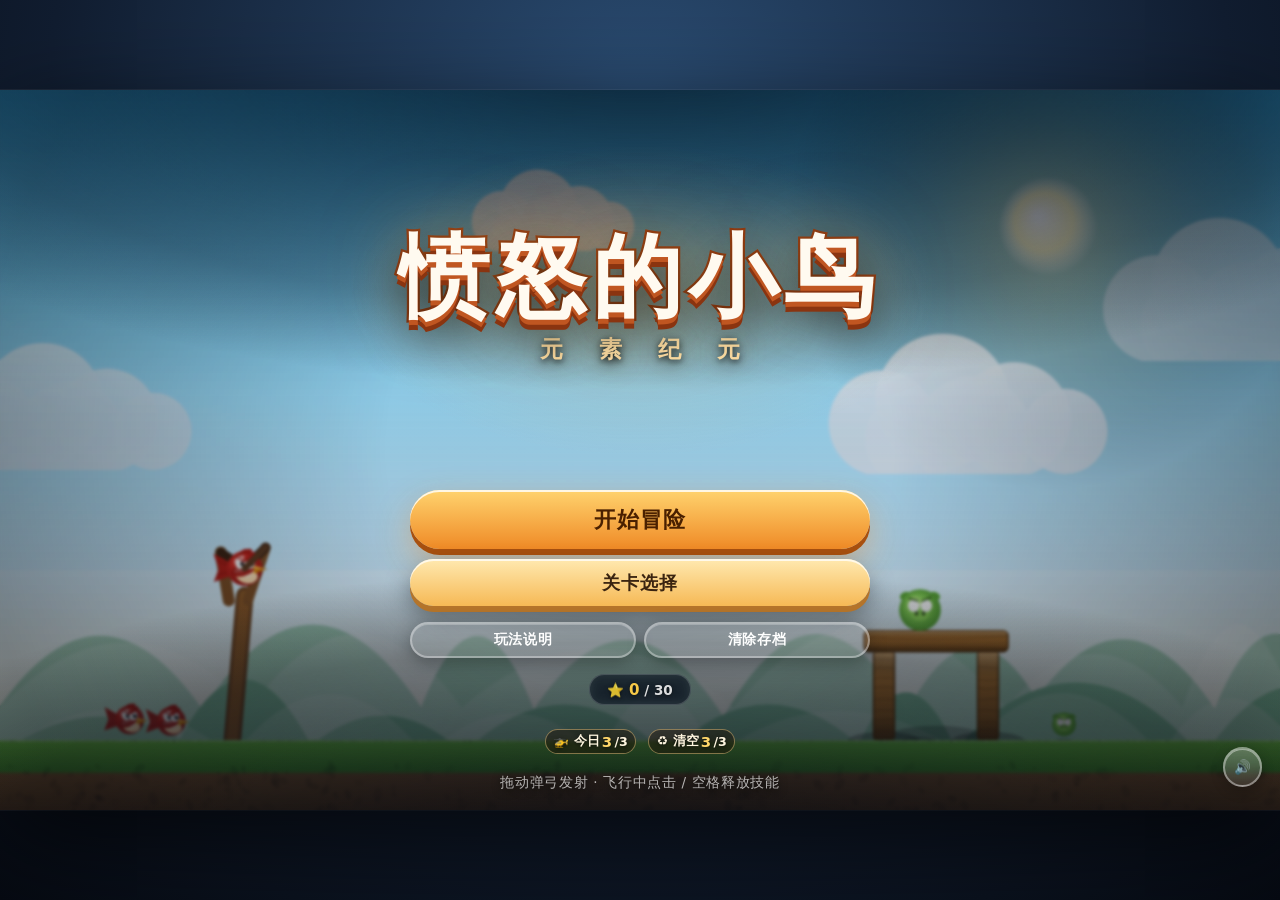
<file: index.html>
<!DOCTYPE html>
<html lang="zh-CN">
<head>
<meta charset="UTF-8">
<meta name="viewport" content="width=device-width, initial-scale=1.0, maximum-scale=1.0, user-scalable=no, viewport-fit=cover">
<meta name="apple-mobile-web-app-capable" content="yes">
<meta name="mobile-web-app-capable" content="yes">
<meta name="theme-color" content="#101a2b">
<title>愤怒的小鸟 · 元素纪元 | Angry Birds Elemental</title>
<link rel="icon" type="image/svg+xml" href="favicon.svg">
<link rel="icon" type="image/png" sizes="32x32" href="favicon-32.png">
<link rel="apple-touch-icon" sizes="180x180" href="favicon-180.png">
<meta name="description" content="零依赖原生 Canvas 2D 弹射物理游戏：10 关卡、多种技能小鸟、元素机关与隐藏彩蛋关。">
<link rel="stylesheet" href="css/style.css">
</head>
<body>
<div id="app">
  <div id="stage">
    <canvas id="game"></canvas>

    <!-- ============ HUD ============ -->
    <div id="hud" class="hidden">
      <div class="hud-left">
        <button class="btn-icon" id="btn-pause" title="暂停">❚❚</button>
        <div class="hud-chip" id="chip-level">关卡 1</div>
      </div>
      <div class="hud-center">
        <div class="hud-score" id="hud-score">0</div>
        <div class="hud-wind" id="hud-wind"><span class="wind-arrow">➤</span><span class="wind-val">无风</span></div>
      </div>
      <div class="hud-right">
        <button class="btn-icon" id="btn-restart" title="重玩本关">↻</button>
        <div class="hud-chip" id="chip-birds">🐦 x3</div>
      </div>
    </div>

    <!-- 关卡开场提示 -->
    <div id="toast" class="hidden"></div>

    <!-- 技能提示 -->
    <div id="skill-hint" class="hidden"><span id="skill-hint-text"></span></div>

    <!-- ============ 主菜单 ============ -->
    <div class="screen" id="screen-menu">
      <div class="menu-art">
        <div class="title-wrap">
          <h1 class="game-title">愤怒的小鸟</h1>
          <div class="game-subtitle">元 素 纪 元</div>
        </div>
      </div>
      <div class="menu-buttons">
        <button class="btn btn-primary" id="btn-play">开始冒险</button>
        <button class="btn" id="btn-levels">关卡选择</button>
        <button class="btn btn-ghost btn-egg hidden" id="btn-egg">🥚 彩蛋关 · 蛋了个蛋</button>
        <div class="menu-minor">
          <button class="btn btn-ghost btn-small" id="btn-howto">玩法说明</button>
          <button class="btn btn-ghost btn-small" id="btn-reset">清除存档</button>
        </div>
      </div>
      <div class="menu-stat">
        <span>⭐ <b id="menu-stars">0</b> / <span id="max-stars-menu">24</span></span>
        <span class="stat-sep" id="menu-stat-sep"></span>
        <span id="menu-feathers-stat">🥇 <b id="menu-feathers">0</b> / 3 金羽</span>
      </div>
      <div class="menu-rescue-stat" id="menu-rescue-stat">
        <span class="rescue-inline" id="menu-rescue-inline">🚁 今日 <b id="menu-rescue-left">3</b>/3</span>
        <span class="rescue-inline hidden" id="menu-credit-inline">🎁 额外 <b id="menu-credit-left">0</b></span>
        <span class="rescue-inline" id="menu-reset-inline">♻️ 清空 <b id="menu-reset-left">3</b>/3</span>
      </div>
      <div class="menu-footer">拖动弹弓发射 · 飞行中点击 / 空格释放技能</div>
    </div>

    <!-- ============ 关卡选择 ============ -->
    <div class="screen hidden" id="screen-levels">
      <div class="panel">
        <h2 class="panel-title">选择关卡</h2>
        <div class="level-grid" id="level-grid"></div>
        <div class="panel-foot">
          <div class="total-stars">⭐ <span id="total-stars">0</span> / <span id="max-stars">24</span></div>
          <button class="btn btn-small" id="btn-back-menu">返回</button>
        </div>
      </div>
    </div>

    <!-- ============ 玩法说明 ============ -->
    <div class="screen hidden" id="screen-howto">
      <div class="panel panel-wide">
        <h2 class="panel-title">玩法说明</h2>
        <div class="howto-grid">
          <div class="howto-card">
            <div class="howto-ico">🎯</div>
            <div><b>发射</b><br>按住小鸟向后拖动蓄力，松手发射。虚线为预测轨迹，灰点为上一发的真实轨迹。</div>
          </div>
          <div class="howto-card">
            <div class="howto-ico">⚡</div>
            <div><b>空中技能</b><br>飞行途中<b>点击屏幕</b>或按<b>空格</b>释放技能，每只鸟只能用一次。</div>
          </div>
          <div class="howto-card">
            <div class="howto-ico">🌀</div>
            <div><b>传送门</b><br>蓝橙成对的门，进入其一从另一门飞出，速度与朝向随门旋转。</div>
          </div>
          <div class="howto-card">
            <div class="howto-ico">🎈</div>
            <div><b>气球猪</b><br>被气球吊着的猪，打爆气球它会摔下来；也可直接命中本体。</div>
          </div>
          <div class="howto-card">
            <div class="howto-ico">💨</div>
            <div><b>气流与风</b><br>风扇区域会持续吹动飞行物；每关还有全局横风，注意风向箭头。</div>
          </div>
          <div class="howto-card">
            <div class="howto-ico">💥</div>
            <div><b>连锁反应</b><br>TNT 会引爆周围一切，木头怕火、冰块最脆、石头最硬。</div>
          </div>
        </div>
        <div class="panel-foot">
          <div class="bird-legend" id="bird-legend"></div>
          <button class="btn btn-small" id="btn-back-menu2">返回</button>
        </div>
      </div>
    </div>

    <!-- ============ 彩蛋关入口 ============ -->
    <div class="screen hidden" id="screen-egg">
      <div class="panel">
        <h2 class="panel-title">🥚 彩蛋关 · 蛋了个蛋</h2>
        <div class="egg-desc">
          堆叠的蛋牌，点三张相同的进槽位即可消除。<br>
          槽位只有 <b>7</b> 格，塞满就失败 —— 小心“羊了个羊”式的地狱难度！
        </div>
        <div class="egg-diff">
          <div class="egg-card" id="btn-egg-easy">
            <div class="egg-card-title">轻松局</div>
            <div class="egg-card-sub">5 种图案 · 54 张 · 4 层</div>
            <div class="egg-card-reward">奖励 🥇 金羽 x1</div>
          </div>
          <div class="egg-card hard" id="btn-egg-hard">
            <div class="egg-card-title">地狱局</div>
            <div class="egg-card-sub">8 种图案 · 102 张 · 6 层</div>
            <div class="egg-card-reward">奖励 🥇 金羽 x2</div>
          </div>
        </div>
        <div class="panel-foot">
          <div class="total-stars">🥇 金羽 <span id="egg-feathers">0</span> / 3</div>
          <button class="btn btn-small" id="btn-egg-back">返回</button>
        </div>
      </div>
    </div>

    <!-- ============ 彩蛋关解锁庆祝（首次集齐解锁所需星数时触发） ============ -->
    <div class="screen hidden" id="screen-unlock">
      <div class="unlock-egg">
        <div class="egg-shell"><span class="egg-shine"></span></div>
        <div class="egg-burst"></div>
      </div>
      <h2 class="unlock-title">隐藏玩法解锁！</h2>
      <div class="unlock-name">蛋 了 个 蛋</div>
      <div class="unlock-desc">
        恭喜集齐 <b>6</b> 颗星 —— 「羊了个羊」式堆叠三消关卡现已开启。<br>
        7 格槽位，凑齐三张相同图案即可消除，槽满即败。
      </div>
      <div class="unlock-reward">
        <span class="reward-item">🥇 通关可得 <b>1~2</b> 金羽</span>
        <span class="reward-item">🎯 双难度 · 轻松 / 地狱</span>
        <span class="reward-item">✨ 三种道具 · 移除 / 撤销 / 打乱</span>
      </div>
      <div class="unlock-buttons">
        <button class="btn btn-ghost" id="btn-unlock-later">稍后再玩</button>
        <button class="btn btn-primary" id="btn-unlock-go">立即挑战</button>
      </div>
    </div>

    <!-- ============ 结算 ============ -->
    <div class="screen hidden" id="screen-result">
      <div class="panel result-panel">
        <h2 class="panel-title" id="result-title">关卡完成！</h2>
        <div class="stars-row" id="stars-row">
          <div class="star-big" data-i="0">★</div>
          <div class="star-big" data-i="1">★</div>
          <div class="star-big" data-i="2">★</div>
        </div>
        <div class="star-progress hidden" id="result-star-progress"></div>
        <div class="score-row">
          <span>本关得分</span>
          <b id="result-score">0</b>
        </div>
        <div class="best-badge hidden" id="result-newbest">🎉 新纪录！</div>
        <div class="score-row small">
          <span>历史最佳</span>
          <b id="result-best">0</b>
        </div>
        <div class="egg-hint hidden" id="result-egg-hint"></div>
        <div class="result-buttons">
          <button class="btn" id="btn-retry">重玩</button>
          <button class="btn" id="btn-tolevels">关卡</button>
          <button class="btn btn-primary" id="btn-next">下一关</button>
        </div>
      </div>
    </div>

    <!-- ============ 暂停 ============ -->
    <div class="screen hidden" id="screen-pause">
      <div class="panel">
        <h2 class="panel-title">已暂停</h2>
        <div class="pause-stats" id="pause-stats"></div>
        <div class="result-buttons">
          <button class="btn" id="btn-resume">继续</button>
          <button class="btn" id="btn-pause-restart">重玩</button>
          <button class="btn" id="btn-pause-menu">主菜单</button>
        </div>
      </div>
    </div>

    <!-- ============ 通用确认弹窗（替代原生 confirm） ============ -->
    <div class="screen hidden" id="screen-confirm">
      <div class="panel confirm-panel">
        <div class="confirm-ico" id="confirm-ico">⚠️</div>
        <h2 class="panel-title" id="confirm-title">确认操作</h2>
        <div class="confirm-desc" id="confirm-desc"></div>
        <div class="confirm-buttons">
          <button class="btn btn-ghost" id="btn-confirm-cancel">取消</button>
          <button class="btn btn-danger" id="btn-confirm-ok">确定</button>
        </div>
      </div>
    </div>

    <!-- ============ 救援请求 / 激活码申请 弹窗 ============ -->
    <div class="screen hidden" id="screen-rescue">
      <div class="panel rescue-panel">
        <div class="rescue-strip">
          <span class="rescue-stat" id="rescue-stat">🚁 今日 <b id="rescue-left">3</b>/<i>3</i></span>
          <span class="rescue-stat hidden" id="rescue-credit-stat">🎁 额外 <b id="rescue-credit">0</b></span>
          <span class="rescue-stat" id="rescue-reset-stat">♻️ 清空机会 <b id="rescue-resets">3</b>/<i>3</i></span>
        </div>

        <!-- 模式 A：救援请求（默认：还有救援次数时） -->
        <div class="rescue-mode" id="rescue-mode-confirm">
          <div class="rescue-ico">🚁</div>
          <h2 class="panel-title" id="rescue-title">召唤救援巨鸟？</h2>
          <div class="rescue-desc" id="rescue-desc">
            「泰坦巨力」将于本关登场 —— 撞击即引发毁灭冲击，<b>必定清场</b>。<br>
            确认使用后本关将<b>直接判胜</b>，剩余鸟不再发射。
          </div>
          <div class="rescue-buttons">
            <button class="btn btn-ghost" id="btn-rescue-giveup">放弃救援</button>
            <button class="btn btn-primary" id="btn-rescue-confirm">使用救援</button>
          </div>
        </div>

        <!-- 模式 B：激活码申请（今日次数 + 清空次数都用完时） -->
        <div class="rescue-mode hidden" id="rescue-mode-activate">
          <div class="rescue-ico">🔑</div>
          <h2 class="panel-title">申请救援次数</h2>
          <div class="rescue-desc">
            今日救援次数 <b>已用完</b>，清空机会 <b>已耗尽</b>。<br>
            请输入 8 位激活码（向开发者申请），通过后立即获得 <b>5</b> 次救援次数。
          </div>
          <div class="rescue-form">
            <label class="rescue-label">
              <span>激活码</span>
              <input type="text" id="rescue-code" class="rescue-code-input"
                     maxlength="8" autocomplete="off" spellcheck="false"
                     placeholder="8 位字符">
            </label>
            <label class="rescue-label">
              <span>申请说明（可选）</span>
              <input type="text" id="rescue-note" class="rescue-note-input"
                     maxlength="120" autocomplete="off"
                     placeholder="例如：QQ/邮箱 / 卡在哪一关">
            </label>
            <div class="rescue-hint" id="rescue-feedback"></div>
            <!-- 本项目激活码是纯前端校验、没有真实发码后端；
                 直接摆出演示码，省掉"码是多少"的来回查找成本（点击即自动填入并激活） -->
            <div class="rescue-demo">
              演示码
              <button type="button" class="rescue-demo-code" id="btn-rescue-demo">DEMORESE</button>
              点击自动填入
            </div>
          </div>
          <div class="rescue-buttons">
            <button class="btn btn-warning hidden" id="btn-rescue-reset">清空刷新</button>
            <button class="btn btn-primary" id="btn-rescue-activate">立即激活</button>
            <button class="btn btn-ghost" id="btn-rescue-giveup2">放弃</button>
          </div>
        </div>
      </div>
    </div>

    <!-- 竖屏提示（仅移动端） -->
    <div id="rotate-tip" class="hidden">
      <div class="rotate-inner">
        <div class="rotate-ico">📱</div>
        <div>横屏游玩体验更佳</div>
      </div>
    </div>

    <!-- 加载/静音 -->
    <button class="btn-icon mute-btn hidden" id="btn-mute">🔊</button>
  </div>
</div>

<script src="js/utils.js"></script>
<script src="js/audio.js"></script>
<script src="js/music.js"></script>
<script src="js/particles.js"></script>
<script src="js/physics.js"></script>
<script src="js/entities.js"></script>
<script src="js/levels.js"></script>
<script src="js/render.js"></script>
<script src="js/egggame.js"></script>
<script src="js/game.js"></script>
<script src="js/ui.js"></script>
</body>
</html>
</file>
<file: css/style.css>
/* ============================================================
 * 愤怒的小鸟 · 元素纪元 — UI 样式
 * 结构：设计令牌 → 基础 → 组件（按钮/面板/HUD） → 各屏幕 → 响应式
 * 原则：所有尺寸用 vh/vw + clamp 做流式缩放；颜色统一走令牌
 * ============================================================ */

/* ============ 设计令牌 ============ */
:root {
  /* 品牌暖色（按钮 / 强调） */
  --sun-1:#ffe9b0;  --sun-2:#f6b955;  --sun-edge:#b4742a;
  --amber-1:#ffd36e; --amber-2:#ef8a26; --amber-edge:#a8500f;
  --gold:#f7c948;

  /* 文字 */
  --ink:#3a2410;        /* 暖色按钮上的深字 */
  --ink-soft:#5b3a16;   /* 面板正文 */
  --ink-title:#7a3c12;  /* 面板标题 */
  --ink-dim:#8a6a3a;

  /* 面板材质 */
  --panel-1:rgba(255,252,244,.975);
  --panel-2:rgba(255,239,213,.955);
  --panel-edge:rgba(255,255,255,.30);

  /* 玻璃（HUD 悬浮件） */
  --glass-1:rgba(255,255,255,.34);
  --glass-2:rgba(255,255,255,.12);
  --glass-line:rgba(255,255,255,.50);

  /* 圆角 */
  --r-pill:999px;
  --r-panel:clamp(16px,2.6vh,32px);
  --r-card:clamp(12px,1.9vh,20px);

  /* 动效 */
  --ease-pop:cubic-bezier(.2,1.5,.4,1);
  --ease-out:cubic-bezier(.22,.9,.3,1);
  --t-fast:.14s;
  --t-mid:.26s;

  /* 关键尺寸 */
  --hud-gap:clamp(6px,.9vh,14px);
  --icon:clamp(30px,4.4vh,52px);
  --panel-pad-y:clamp(18px,3.4vh,44px);
}

/* ============ 基础 ============ */
* { margin:0; padding:0; box-sizing:border-box; -webkit-tap-highlight-color:transparent; }

html, body {
  width:100%; height:100%; overflow:hidden;
  background:
    radial-gradient(circle at 50% 12%, #2a4c72 0%, #111d30 58%, #060a12 100%);
  font-family:"PingFang SC","Hiragino Sans GB","Microsoft YaHei","Segoe UI",system-ui,sans-serif;
  color:#22252b; user-select:none;
  -webkit-font-smoothing:antialiased;
  -moz-osx-font-smoothing:grayscale;
  text-rendering:optimizeLegibility;
}
#app { width:100%; height:100%; display:flex; align-items:center; justify-content:center; }

#stage {
  position:relative;
  width:min(100vw, calc(100vh * 16 / 9));
  height:min(100vh, calc(100vw * 9 / 16));
  background:#0b1220;
  box-shadow:0 30px 90px rgba(0,0,0,.65), 0 0 0 1px rgba(255,255,255,.06);
  overflow:hidden;
  isolation:isolate;
}
#game { position:absolute; inset:0; width:100%; height:100%; display:block; touch-action:none; }

.hidden { display:none !important; }

/* 键盘可达性：只在键盘聚焦时显示焦点环 */
:focus { outline:none; }
:focus-visible {
  outline:3px solid var(--gold);
  outline-offset:3px;
  border-radius:var(--r-pill);
}

/* ============ HUD ============ */
#hud {
  position:absolute; inset:0; pointer-events:none; z-index:10;
  padding:1.7% 2.2%;
  display:flex; align-items:flex-start; justify-content:space-between;
  font-weight:800;
}
.hud-left, .hud-right { display:flex; align-items:center; gap:var(--hud-gap); pointer-events:auto; }
.hud-center { display:flex; flex-direction:column; align-items:center; gap:.3em; }

.btn-icon {
  pointer-events:auto; cursor:pointer;
  width:var(--icon); height:var(--icon); border-radius:50%;
  border:2px solid var(--glass-line);
  background:linear-gradient(180deg, var(--glass-1), var(--glass-2));
  backdrop-filter:blur(7px) saturate(1.1);
  color:#fff; font-size:clamp(11px,1.5vh,20px); font-weight:900;
  display:flex; align-items:center; justify-content:center;
  box-shadow:0 4px 14px rgba(0,0,0,.3), inset 0 1px 0 rgba(255,255,255,.55);
  transition:transform var(--t-fast) var(--ease-out), filter var(--t-fast);
}
.btn-icon:hover { transform:scale(1.09); filter:brightness(1.16); }
.btn-icon:active { transform:scale(.92); }

.hud-chip {
  background:linear-gradient(180deg, var(--glass-1), var(--glass-2));
  backdrop-filter:blur(7px) saturate(1.1);
  border:2px solid var(--glass-line);
  color:#fff; border-radius:var(--r-pill);
  padding:.34em 1em; font-size:clamp(11px,1.55vh,20px);
  text-shadow:0 1px 4px rgba(0,0,0,.65);
  box-shadow:0 4px 14px rgba(0,0,0,.24), inset 0 1px 0 rgba(255,255,255,.3);
  white-space:nowrap;
}

/* 分数：深色描边 + 暖色渐变填充，保证任何天空下都清晰 */
.hud-score {
  font-size:clamp(24px,5vh,62px); font-weight:900;
  letter-spacing:.02em; line-height:1;
  color:#fff8e6;
  -webkit-text-stroke:clamp(2px,.34vh,5px) rgba(92,48,12,.92);
  paint-order:stroke fill;
  text-shadow:0 4px 0 rgba(150,80,20,.55), 0 8px 22px rgba(0,0,0,.45);
  transition:transform .12s var(--ease-pop);
}
.hud-score.pop { transform:scale(1.18); }

/* 风力：胶囊化的信息条 */
.hud-wind {
  display:inline-flex; align-items:center; gap:.42em;
  font-size:clamp(9px,1.25vh,15px); font-weight:800;
  color:#fff; padding:.2em .75em; border-radius:var(--r-pill);
  background:rgba(10,22,40,.34);
  border:1.5px solid rgba(255,255,255,.24);
  backdrop-filter:blur(4px);
  text-shadow:0 1px 4px rgba(0,0,0,.7);
  transition:background var(--t-mid), border-color var(--t-mid);
}
.hud-wind.calm { background:rgba(10,22,40,.30); color:rgba(255,255,255,.85); }
.hud-wind.strong { background:rgba(90,40,10,.45); border-color:rgba(255,190,90,.6); }
.wind-arrow { display:inline-block; transition:transform .32s var(--ease-out); font-size:1.2em; }

/* ============ Toast / 技能提示 ============ */
#toast {
  position:absolute; left:50%; top:23%; transform:translate(-50%,-50%);
  z-index:30;   /* 高于全屏面板（20），保证面板打开时的提示也能被看到 */
  background:linear-gradient(180deg, rgba(32,24,14,.88), rgba(18,12,6,.9));
  color:#ffe9b8;
  padding:.62em 1.45em; border-radius:var(--r-pill);
  font-size:clamp(12px,2vh,25px); font-weight:800;
  border:2px solid rgba(255,214,140,.42);
  box-shadow:0 14px 44px rgba(0,0,0,.55), inset 0 1px 0 rgba(255,220,160,.22);
  backdrop-filter:blur(6px);
  pointer-events:none; text-align:center;
  max-width:min(76%, 900px); line-height:1.5;
  animation:toastIn .5s var(--ease-pop);
}
@keyframes toastIn {
  from { opacity:0; transform:translate(-50%,-50%) scale(.72); }
  to   { opacity:1; transform:translate(-50%,-50%) scale(1); }
}

/* 关卡横幅：标题与提示分两行，长内容不会再撑成一大坨 */
#toast.toast-level {
  display:flex; flex-direction:column; align-items:center; gap:.16em;
  border-radius:clamp(12px,2.2vh,22px);
  padding:.6em 1.5em;
}
.toast-title { font-size:1.1em; color:#fff4d6; letter-spacing:.02em; }
.toast-tip { font-size:.9em; font-weight:700; color:#ffd489; opacity:.96; }

#skill-hint {
  position:absolute; left:50%; bottom:7%; transform:translateX(-50%);
  z-index:15;
  background:linear-gradient(180deg, rgba(255,240,190,.97), rgba(255,203,103,.94));
  color:#5a3708; padding:.42em 1.15em; border-radius:var(--r-pill);
  font-size:clamp(10px,1.6vh,19px); font-weight:900;
  border:2px solid rgba(255,255,255,.8);
  box-shadow:0 10px 30px rgba(0,0,0,.45), inset 0 1px 0 rgba(255,255,255,.9);
  pointer-events:none; white-space:nowrap;
  animation:pulseHint 1.15s ease-in-out infinite;
}
@keyframes pulseHint {
  0%,100% { transform:translateX(-50%) scale(1); }
  50%     { transform:translateX(-50%) scale(1.055); }
}

/* ============ 全屏面板容器 ============ */
.screen {
  position:absolute; inset:0; z-index:20;
  display:flex; flex-direction:column; align-items:center; justify-content:center;
  gap:clamp(10px,1.8vh,22px);
  background:rgba(8,14,24,.5);
  backdrop-filter:blur(9px) saturate(1.05);
  animation:screenIn .32s var(--ease-out);
}
@keyframes screenIn { from { opacity:0; } to { opacity:1; } }

/* ============ 主菜单 ============ */
#screen-menu {
  /* 中间保留场景可见度，上下加暗角保证文字与按钮可读 */
  background:
    radial-gradient(ellipse 92% 62% at 50% -8%,  rgba(4,10,20,.80), rgba(4,10,20,.30) 62%, transparent 80%),
    radial-gradient(ellipse 86% 52% at 50% 108%, rgba(4,9,18,.82), rgba(4,9,18,.34) 60%, transparent 80%),
    linear-gradient(180deg, rgba(8,16,30,.26) 0%, rgba(8,16,30,.10) 42%, rgba(6,12,22,.30) 100%);
  backdrop-filter:blur(1.5px) saturate(1.06);
  justify-content:space-between;
  padding:clamp(16px,3.4vh,44px) 0 clamp(10px,2vh,26px);
}

.menu-art {
  flex:1; display:flex; align-items:center; justify-content:center;
  width:100%; min-height:0;
}
.title-wrap { text-align:center; position:relative; }

/* 标题后方的暖色光晕 */
.title-wrap::before {
  content:''; position:absolute; left:50%; top:52%;
  width:clamp(320px,64vh,760px); height:clamp(180px,34vh,400px);
  transform:translate(-50%,-50%);
  background:radial-gradient(ellipse, rgba(255,176,70,.20), rgba(255,150,40,.07) 45%, transparent 72%);
  pointer-events:none; z-index:-1;
}

.game-title {
  position:relative;
  font-size:clamp(42px,10vh,132px);
  font-weight:900; letter-spacing:.07em; line-height:1.06;
  color:#fffaf0;
  -webkit-text-stroke:clamp(3px,.5vh,7px) #8a3410;
  paint-order:stroke fill;
  text-shadow:
    0 5px 0 #c05621,
    0 10px 0 #8a3410,
    0 20px 40px rgba(0,0,0,.62),
    0 0 74px rgba(255,176,66,.55);
  animation:floatTitle 4.4s ease-in-out infinite;
}
@keyframes floatTitle {
  0%,100% { transform:translateY(0) rotate(-1.1deg); }
  50%     { transform:translateY(-13px) rotate(1.1deg); }
}

.game-subtitle {
  margin-top:.4em;
  font-size:clamp(13px,2.5vh,32px); font-weight:800;
  color:#ffe1a8; letter-spacing:.62em; text-indent:.62em;
  text-shadow:0 2px 6px rgba(0,0,0,.8), 0 4px 18px rgba(0,0,0,.6), 0 0 30px rgba(255,190,90,.35);
}

/* ---- 菜单按钮组 ---- */
.menu-buttons {
  display:flex; flex-direction:column; align-items:center;
  gap:clamp(7px,1.15vh,15px);
  width:min(88%, 460px);
}
.menu-buttons .btn { width:100%; min-width:0; }

/* 两个次级小按钮并排，与主按钮组拉开层次 */
.menu-minor {
  display:flex; gap:clamp(6px,.9vh,12px);
  width:100%; margin-top:clamp(2px,.6vh,8px);
}
.menu-minor .btn { flex:1; }

/* ---- 菜单进度条 ---- */
.menu-stat {
  display:flex; align-items:center; justify-content:center;
  gap:clamp(8px,1.2vh,16px);
  padding:.42em 1.3em; border-radius:var(--r-pill);
  background:rgba(10,20,36,.42);
  border:1.5px solid rgba(255,255,255,.16);
  backdrop-filter:blur(6px);
  font-size:clamp(10px,1.5vh,17px); font-weight:800;
  color:rgba(255,255,255,.86);
  text-shadow:0 1px 4px rgba(0,0,0,.6);
}
.menu-stat b { color:var(--gold); font-size:1.12em; }
.stat-sep { width:1px; height:1.1em; background:rgba(255,255,255,.24); }

.menu-footer {
  font-size:clamp(10px,1.5vh,17px);
  color:rgba(255,255,255,.68);
  text-shadow:0 2px 8px rgba(0,0,0,.78);
  letter-spacing:.05em; text-align:center;
  padding:.25em 1em 0;
}

/* ============ 按钮 ============ */
.btn {
  position:relative; overflow:hidden;
  cursor:pointer; border:none; outline:none;
  font-family:inherit; font-weight:900;
  font-size:clamp(12px,2vh,24px);
  padding:.64em 1.9em; border-radius:var(--r-pill);
  color:var(--ink);
  background:linear-gradient(180deg, var(--sun-1), var(--sun-2));
  box-shadow:0 6px 0 var(--sun-edge), 0 12px 26px rgba(0,0,0,.4), inset 0 2px 0 rgba(255,255,255,.75);
  transition:transform var(--t-fast) var(--ease-out), box-shadow var(--t-fast), filter var(--t-fast);
  letter-spacing:.05em;
  text-align:center;
  white-space:nowrap;
}

/* 光泽扫过 */
.btn::after {
  content:''; position:absolute; top:0; bottom:0; left:-70%; width:55%;
  background:linear-gradient(100deg, transparent, rgba(255,255,255,.5), transparent);
  transform:skewX(-18deg);
  transition:left .62s var(--ease-out);
  pointer-events:none;
}
.btn:hover::after { left:130%; }

.btn:hover {
  filter:brightness(1.06);
  transform:translateY(-2px);
  box-shadow:0 8px 0 var(--sun-edge), 0 16px 30px rgba(0,0,0,.45), inset 0 2px 0 rgba(255,255,255,.8);
}
.btn:active {
  transform:translateY(4px);
  box-shadow:0 2px 0 var(--sun-edge), 0 6px 14px rgba(0,0,0,.4), inset 0 2px 0 rgba(255,255,255,.6);
  transition-duration:.06s;
}

.btn-primary {
  background:linear-gradient(180deg, var(--amber-1), var(--amber-2));
  color:#4a2000;
  font-size:clamp(14px,2.4vh,29px);
  padding:.7em 2.4em;
  box-shadow:0 6px 0 var(--amber-edge), 0 14px 34px rgba(240,138,38,.42), inset 0 2px 0 rgba(255,255,255,.82);
}
.btn-primary:hover {
  box-shadow:0 8px 0 var(--amber-edge), 0 18px 40px rgba(240,138,38,.52), inset 0 2px 0 rgba(255,255,255,.88);
}
.btn-primary:active {
  box-shadow:0 2px 0 var(--amber-edge), 0 8px 18px rgba(240,138,38,.42), inset 0 2px 0 rgba(255,255,255,.7);
}

.btn-ghost {
  background:rgba(255,255,255,.13);
  color:#fff;
  border:2px solid rgba(255,255,255,.34);
  box-shadow:0 5px 18px rgba(0,0,0,.3), inset 0 1px 0 rgba(255,255,255,.24);
}
.btn-ghost:hover { background:rgba(255,255,255,.22); }
.btn-ghost:active { transform:translateY(2px); box-shadow:0 2px 8px rgba(0,0,0,.3); }
.btn-ghost::after { display:none; }

.btn-small { font-size:clamp(10px,1.5vh,17px); padding:.5em 1.3em; }

/* 彩蛋关按钮：未解锁时呼吸提示 */
.btn-egg { position:relative; }
.btn-egg:not(.btn-primary) {
  border-color:rgba(255,214,140,.5);
  background:rgba(255,236,190,.14);
}
.btn-egg:not(.btn-primary):hover { background:rgba(255,236,190,.24); }

/* ============ 面板 ============ */
.panel {
  position:relative;
  background:linear-gradient(180deg, var(--panel-1), var(--panel-2));
  border-radius:var(--r-panel);
  padding:clamp(18px,3.4vh,44px) clamp(22px,3.2vw,54px);
  box-shadow:
    0 30px 78px rgba(0,0,0,.62),
    0 0 0 3px var(--panel-edge),
    inset 0 2px 0 #fff,
    inset 0 -3px 0 rgba(200,150,90,.18);
  display:flex; flex-direction:column; align-items:center;
  gap:clamp(10px,1.9vh,22px);
  min-width:min(540px, 88vw);
  max-width:92%; max-height:90%;
  animation:panelIn .38s var(--ease-pop);
  overflow:auto;
  scrollbar-width:thin;
}
@keyframes panelIn {
  from { opacity:0; transform:translateY(28px) scale(.92); }
  to   { opacity:1; transform:none; }
}
.panel-wide { max-width:min(1120px, 92%); min-width:min(720px, 92vw); }

.panel-title {
  position:relative;
  font-size:clamp(19px,3.5vh,45px); font-weight:900;
  color:var(--ink-title); letter-spacing:.03em;
  text-shadow:0 2px 0 rgba(255,255,255,.92);
  padding-bottom:.34em;
}
.panel-title::after {
  content:''; position:absolute; left:50%; bottom:0;
  transform:translateX(-50%);
  width:2em; height:4px; border-radius:3px;
  background:linear-gradient(90deg, transparent, rgba(232,163,60,.85), transparent);
}

/* 底栏吸附：面板内容超长滚动时，"返回"等出口始终可见 */
.panel-foot {
  position:sticky; bottom:calc(-1 * var(--panel-pad-y));
  z-index:2;
  display:flex; align-items:center; justify-content:space-between;
  gap:1.4em; width:100%;
  margin-top:.3em;
  padding:.55em 0 var(--panel-pad-y);
  background:linear-gradient(180deg, rgba(255,247,233,0), rgba(255,247,233,.94) 38%, var(--panel-2) 100%);
}
.total-stars {
  font-weight:900; color:#c07f16;
  font-size:clamp(11px,1.75vh,21px);
  display:inline-flex; align-items:center; gap:.3em;
}

/* ============ 关卡格子 ============ */
.level-grid {
  display:grid; grid-template-columns:repeat(4, 1fr);
  gap:clamp(9px,1.5vh,20px);
  justify-items:center;
}
.level-cell {
  width:clamp(58px,10vh,106px);
  height:clamp(58px,10vh,106px);
  border-radius:26%;
  background:linear-gradient(180deg,#ffd98a,#ef9b3c);
  border:3px solid rgba(255,255,255,.8);
  box-shadow:0 6px 0 #a85f16, 0 11px 24px rgba(0,0,0,.32), inset 0 2px 0 rgba(255,255,255,.75);
  display:flex; flex-direction:column; align-items:center; justify-content:center;
  cursor:pointer; color:#5a2f06; font-weight:900;
  transition:transform var(--t-fast) var(--ease-out), filter var(--t-fast), box-shadow var(--t-fast);
}
.level-cell:hover { transform:translateY(-5px) scale(1.05); filter:brightness(1.07); box-shadow:0 11px 0 #a85f16, 0 18px 30px rgba(0,0,0,.36), inset 0 2px 0 rgba(255,255,255,.8); }
.level-cell:active { transform:translateY(2px); box-shadow:0 3px 0 #a85f16, 0 7px 16px rgba(0,0,0,.3); }
.level-cell .lv-num {
  font-size:clamp(18px,3.4vh,42px); line-height:1;
  text-shadow:0 1px 0 rgba(255,255,255,.6);
}
.level-cell .lv-stars {
  font-size:clamp(11px,1.7vh,20px); letter-spacing:.03em;
  color:#fff9e0; margin-top:.22em; height:1.2em; line-height:1.2em;
  text-shadow:0 1px 0 rgba(150,80,20,.9), 0 2px 5px rgba(120,60,10,.7);
}

/* 已通关：加一圈光环 */
.level-cell.cleared {
  background:linear-gradient(180deg,#ffe3a4,#f4a844);
  box-shadow:0 6px 0 #a85f16, 0 11px 24px rgba(0,0,0,.32), 0 0 0 3px rgba(255,214,110,.5), inset 0 2px 0 rgba(255,255,255,.85);
}

/* 未解锁：明确的灰蓝 + 大锁 */
.level-cell.locked {
  background:linear-gradient(180deg,#c6ccd7,#939cad);
  color:#3f454e; cursor:not-allowed;
  filter:grayscale(.45);
  box-shadow:0 6px 0 #656e7c, 0 10px 22px rgba(0,0,0,.28), inset 0 2px 0 rgba(255,255,255,.5);
}
.level-cell.locked:hover { transform:none; filter:grayscale(.45); box-shadow:0 6px 0 #656e7c, 0 10px 22px rgba(0,0,0,.28), inset 0 2px 0 rgba(255,255,255,.5); }
.level-cell.locked .lv-num {
  font-size:clamp(20px,3.8vh,46px);
  filter:grayscale(1) brightness(.55) contrast(1.6);
}
.level-cell.locked .lv-stars { color:#4b515b; letter-spacing:.08em; }

/* ============ 玩法说明 ============ */
.howto-grid {
  display:grid; grid-template-columns:repeat(3, 1fr);
  gap:clamp(8px,1.4vh,18px);
  width:100%;
  /* 卡片按自身内容高度排布，不要被行高拉伸。
     行高是按"文字排成一行"的 max-content 估的，实际换行后卡片更高，
     stretch 会把卡片压扁 → 最后一行文字溢出到边框外面。 */
  align-items:start;
}
.howto-card {
  background:rgba(255,255,255,.74);
  border-radius:var(--r-card);
  padding:clamp(9px,1.5vh,18px);
  font-size:clamp(9.5px,1.5vh,16.5px); line-height:1.6; color:#43301a;
  border:2px solid rgba(210,160,90,.32);
  display:flex; gap:.6em; align-items:flex-start;
  box-shadow:0 2px 8px rgba(160,110,50,.1), inset 0 1px 0 #fff;
  transition:transform var(--t-fast), box-shadow var(--t-fast);
}
.howto-card:hover { transform:translateY(-2px); box-shadow:0 6px 16px rgba(160,110,50,.18), inset 0 1px 0 #fff; }
.howto-card b { color:#a8560f; }
.howto-ico {
  font-size:clamp(16px,2.7vh,31px); line-height:1;
  filter:drop-shadow(0 2px 4px rgba(160,110,50,.3));
}
/* 小鸟图鉴：立绘卡片（用 Canvas 实时绘制，与游戏内形象一致） */
.bird-legend {
  display:grid;
  grid-template-columns:repeat(5, 1fr);   /* 固定 5 列：9 只鸟排成 5+4，两行均衡且立绘够大 */
  gap:clamp(6px,1vh,13px);
  flex:1 1 auto; min-width:0;
}
.legend-card {
  display:flex; flex-direction:column; align-items:center;
  gap:.12em;
  padding:clamp(3px,.6vh,8px) clamp(3px,.5vh,7px) clamp(4px,.8vh,9px);
  border-radius:var(--r-card);
  background:radial-gradient(circle at 50% 24%, rgba(255,255,255,.94), rgba(255,246,229,.74));
  border:2px solid rgba(210,160,90,.34);
  box-shadow:0 2px 8px rgba(160,110,50,.12), inset 0 1px 0 #fff;
  transition:transform var(--t-fast) var(--ease-out), box-shadow var(--t-fast);
}
.legend-card:hover { transform:translateY(-3px); box-shadow:0 7px 16px rgba(160,110,50,.22), inset 0 1px 0 #fff; }
/* 图鉴卡片可点击 → 跳到技能测试靶场实测该鸟技能 */
.legend-card { cursor:pointer; }
.legend-card:focus-visible { outline:3px solid #e0900f; outline-offset:2px; }
.legend-card:hover { border-color:rgba(224,144,15,.7); }
.legend-canvas { width:clamp(66px,9vh,100px); height:auto; aspect-ratio:1 / 1; display:block; }
.legend-info { display:flex; flex-direction:column; align-items:center; line-height:1.25; text-align:center; }
.legend-name { font-size:clamp(9px,1.32vh,15px); color:#5b3a16; }
.legend-skill { font-size:clamp(7.5px,1.08vh,12px); color:#a8560f; }
/* 「实地试技能 ↗」提示：常态低调，hover 时才亮起来，不干扰原有排版 */
.legend-goto {
  font-size:clamp(7px,1vh,11px);
  color:#c07a1a;
  opacity:0;
  max-height:0;
  overflow:hidden;
  transition:opacity var(--t-fast), max-height var(--t-fast);
}
.legend-card:hover .legend-goto,
.legend-card:focus-visible .legend-goto { opacity:1; max-height:2em; }
/* 救援巨鸟：金色描边强调其特殊性 */
.legend-card.rescue {
  border-color:rgba(240,180,60,.85);
  background:radial-gradient(circle at 50% 24%, #fffdf3, #fff1cb);
  box-shadow:0 3px 12px rgba(230,160,40,.28), inset 0 1px 0 #fff;
}

/* ============ 结算 ============ */
.result-panel { min-width:min(500px, 82vw); }

.stars-row { display:flex; gap:clamp(10px,2.2vh,30px); margin:.2em 0 .1em; }
.star-big {
  font-size:clamp(32px,7.2vh,92px); line-height:1;
  color:#c9cfd8;
  text-shadow:0 3px 8px rgba(0,0,0,.3);
  transform:scale(.58); opacity:.5;
  transition:none;
}
.star-big.on {
  color:var(--gold);
  text-shadow:0 0 26px rgba(255,205,60,.95), 0 4px 0 #c98a10, 0 9px 20px rgba(0,0,0,.35);
  animation:starPop .55s var(--ease-pop) forwards;
}
@keyframes starPop {
  0%   { transform:scale(.28) rotate(-42deg); opacity:0; }
  55%  { transform:scale(1.42) rotate(13deg); opacity:1; }
  100% { transform:scale(1) rotate(0); opacity:1; }
}

/* 新纪录徽章 */
.best-badge {
  align-self:center; margin:-.35em 0;
  font-size:clamp(10px,1.5vh,17px); font-weight:900;
  color:#8a3410;
  background:linear-gradient(180deg,#ffe08a,#f9b93f);
  padding:.24em 1em; border-radius:var(--r-pill);
  border:2px solid rgba(255,255,255,.85);
  box-shadow:0 3px 10px rgba(200,140,40,.4);
  animation:badgeIn .5s var(--ease-pop) .55s backwards;
}
@keyframes badgeIn {
  from { opacity:0; transform:scale(.5) translateY(8px); }
  to   { opacity:1; transform:none; }
}

/* 差星提示：距离解锁隐藏关卡还差几颗星 */
.egg-hint {
  width:100%; text-align:center;
  font-size:clamp(10px,1.5vh,17px); font-weight:800; line-height:1.6;
  color:#8a5a12;
  background:rgba(255,214,120,.28);
  border:1.5px dashed rgba(200,150,60,.6);
  border-radius:var(--r-card);
  padding:.55em .9em;
  animation:unlockRise .5s var(--ease-pop) .3s backwards;
}

/* 星级进度：距离下一颗星还差多少分 */
.star-progress {
  width:100%; text-align:center;
  margin-top:-.45em;
  font-size:clamp(10px,1.52vh,17px); font-weight:800;
  color:#7c5a1c; letter-spacing:.02em;
  text-shadow:0 1px 0 rgba(255,255,255,.8);
  animation:unlockRise .45s var(--ease-pop) .2s backwards;
}
.star-progress.done { color:#c98a10; }

/* 暂停面板：本关实时进度 */
.pause-stats {
  display:flex; flex-direction:column; align-items:center; gap:.45em;
  width:100%;
  font-size:clamp(11px,1.75vh,20px); font-weight:800;
  color:var(--ink-soft);
}
.ps-item {
  display:inline-block; text-align:center; line-height:1.5;
  background:rgba(255,255,255,.68);
  border:1.5px solid rgba(210,160,90,.34);
  border-radius:var(--r-pill);
  padding:.45em 1.35em;
  box-shadow:inset 0 1px 0 #fff;
}
.ps-item b { color:#c2571a; font-size:1.1em; }

.score-row {
  display:flex; justify-content:space-between; align-items:baseline;
  width:100%;
  font-size:clamp(13px,2.1vh,25px); font-weight:800; color:var(--ink-soft);
  border-top:2px dashed rgba(160,110,50,.3);
  padding-top:.6em;
}
.score-row b { color:#c2571a; font-size:1.2em; letter-spacing:.01em; }
.score-row.small {
  font-size:clamp(10.5px,1.62vh,19px);
  border-top:none; padding-top:0; color:#7c5c32;
}

/* 按钮等高等宽：用 grid 强制等分，避免 flex-wrap 折行后
   最后一个按钮独占一行被拉成通栏（"按钮被拉伸"的根因） */
.result-buttons {
  display:grid;
  grid-auto-flow:column;
  grid-auto-columns:1fr;
  gap:clamp(8px,1.3vh,16px);
  margin-top:.5em; width:100%;
}
.result-buttons .btn {
  min-width:0; padding-left:clamp(6px,.9vh,22px); padding-right:clamp(6px,.9vh,22px);
  font-size:clamp(11px,1.75vh,23px);
}

/* ============ 彩蛋关入口 ============ */
.egg-desc {
  font-size:clamp(10.5px,1.62vh,19px); color:var(--ink-soft);
  text-align:center; line-height:1.75;
  background:rgba(255,255,255,.66);
  padding:.85em 1.3em; border-radius:var(--r-card);
  border:2px dashed rgba(200,150,80,.45);
  max-width:34em;
}
.egg-diff {
  display:flex; gap:clamp(10px,1.8vh,24px);
  flex-wrap:wrap; justify-content:center;
  width:100%;
}
.egg-card {
  cursor:pointer; flex:1 1 0;
  min-width:clamp(170px,23vh,290px);
  max-width:320px;
  background:linear-gradient(180deg,#ffe9b8,#f5b25c);
  border:3px solid rgba(255,255,255,.85);
  border-radius:var(--r-card);
  padding:clamp(12px,2.2vh,26px) clamp(12px,1.6vh,22px);
  box-shadow:0 6px 0 #a85f16, 0 13px 28px rgba(0,0,0,.3), inset 0 2px 0 rgba(255,255,255,.75);
  display:flex; flex-direction:column; align-items:center; justify-content:center;
  gap:.4em; color:#5a2f06; text-align:center;
  transition:transform var(--t-fast) var(--ease-out), filter var(--t-fast), box-shadow var(--t-fast);
}
.egg-card:hover { transform:translateY(-6px) scale(1.035); filter:brightness(1.06); box-shadow:0 12px 0 #a85f16, 0 20px 34px rgba(0,0,0,.34), inset 0 2px 0 rgba(255,255,255,.8); }
.egg-card:active { transform:translateY(3px); box-shadow:0 3px 0 #a85f16, 0 8px 18px rgba(0,0,0,.3); }
.egg-card.hard {
  background:linear-gradient(180deg,#ffb0a4,#df4c38);
  color:#4a1008;
  box-shadow:0 6px 0 #8e1a10, 0 13px 28px rgba(0,0,0,.35), inset 0 2px 0 rgba(255,255,255,.65);
}
.egg-card.hard:hover { box-shadow:0 12px 0 #8e1a10, 0 20px 34px rgba(0,0,0,.4), inset 0 2px 0 rgba(255,255,255,.72); }
.egg-card.hard:active { box-shadow:0 3px 0 #8e1a10, 0 8px 18px rgba(0,0,0,.32); }
.egg-card-title { font-size:clamp(16px,2.9vh,34px); font-weight:900; letter-spacing:.04em; }
.egg-card-sub {
  font-size:clamp(9.5px,1.45vh,16px); opacity:.9; font-weight:700;
  white-space:nowrap;   /* 关键：避免在卡片内折行 */
}
.egg-card-reward {
  font-size:clamp(9.5px,1.45vh,16px); font-weight:900;
  color:#8a4a10; background:rgba(255,255,255,.6);
  padding:.24em .8em; border-radius:var(--r-pill);
  margin-top:.25em; box-shadow:inset 0 1px 0 rgba(255,255,255,.9);
}
.egg-card.hard .egg-card-reward { color:#7d1710; }

/* ============ 彩蛋关解锁庆祝 ============ */
#screen-unlock {
  background:
    radial-gradient(ellipse 70% 60% at 50% 42%, rgba(72,40,110,.62), transparent 68%),
    radial-gradient(ellipse 90% 70% at 50% 100%, rgba(20,10,40,.85), transparent 70%),
    rgba(5,7,16,.86);
  backdrop-filter:blur(11px) saturate(1.15);
  gap:clamp(6px,1.2vh,16px);
  overflow:hidden;
}

/* ---- 大蛋：弹入 + 持续摇晃 ---- */
.unlock-egg {
  position:relative;
  width:clamp(88px,16.5vh,186px);
  height:clamp(110px,20.5vh,232px);
  margin-bottom:clamp(4px,.8vh,12px);
  animation:
    eggDrop .78s var(--ease-pop) both,
    eggWobble 2.8s ease-in-out .78s infinite;
}
.egg-shell {
  position:absolute; inset:0;
  border-radius:50% 50% 46% 46% / 62% 62% 40% 40%;
  background:radial-gradient(ellipse at 34% 26%, #fffdf6, #ffeab8 36%, #f7cf7e 66%, #dda63f 100%);
  box-shadow:
    0 16px 38px rgba(0,0,0,.55),
    inset -10px -14px 26px rgba(186,128,46,.42),
    inset 8px 10px 20px rgba(255,255,255,.78),
    0 0 52px rgba(255,196,90,.6);
  overflow:hidden;
}
/* 蛋壳斑点 */
.egg-shell::after {
  content:''; position:absolute; inset:0;
  background-image:
    radial-gradient(circle at 30% 63%, rgba(208,152,70,.55) 0 8%, transparent 9%),
    radial-gradient(circle at 67% 41%, rgba(208,152,70,.45) 0 6%, transparent 7%),
    radial-gradient(circle at 51% 80%, rgba(208,152,70,.4) 0 5%, transparent 6%),
    radial-gradient(circle at 74% 68%, rgba(208,152,70,.35) 0 4%, transparent 5%);
}
.egg-shine {
  position:absolute; left:21%; top:13%; width:27%; height:22%;
  border-radius:50%;
  background:radial-gradient(circle, rgba(255,255,255,.96), transparent 72%);
  filter:blur(1px);
}
@keyframes eggDrop {
  0%   { opacity:0; transform:translateY(-76px) scale(.42) rotate(-17deg); }
  68%  { opacity:1; transform:translateY(6px) scale(1.07) rotate(4deg); }
  100% { opacity:1; transform:none; }
}
@keyframes eggWobble {
  0%,100% { transform:rotate(-3.6deg); }
  50%     { transform:rotate(3.6deg); }
}

/* ---- 蛋后方的光爆 ---- */
.egg-burst {
  position:absolute; left:50%; top:46%;
  width:clamp(180px,34vh,380px); height:clamp(180px,34vh,380px);
  transform:translate(-50%,-50%);
  border-radius:50%;
  background:radial-gradient(circle, rgba(255,240,190,.95), rgba(255,190,80,.4) 40%, transparent 68%);
  pointer-events:none;
  animation:eggBurst 1.7s ease-out .6s 2;
}
@keyframes eggBurst {
  0%   { opacity:0; transform:translate(-50%,-50%) scale(.3); }
  30%  { opacity:.92; }
  100% { opacity:0; transform:translate(-50%,-50%) scale(1.3); }
}

/* ---- 文案逐级升起 ---- */
.unlock-title {
  font-size:clamp(20px,3.6vh,46px); font-weight:900;
  color:#fff6dc; letter-spacing:.05em;
  -webkit-text-stroke:clamp(2px,.32vh,4.5px) #7a2f08;
  paint-order:stroke fill;
  text-shadow:0 4px 0 #8a3410, 0 10px 30px rgba(0,0,0,.7), 0 0 54px rgba(255,190,80,.6);
  animation:unlockRise .62s var(--ease-pop) .58s backwards;
}
.unlock-name {
  font-size:clamp(25px,4.8vh,62px); font-weight:900;
  color:#ffd76a; letter-spacing:.12em; text-indent:.12em;
  text-shadow:0 4px 0 #a8500f, 0 12px 32px rgba(0,0,0,.68), 0 0 64px rgba(255,190,80,.72);
  animation:unlockRise .62s var(--ease-pop) .7s backwards;
}
.unlock-desc {
  max-width:min(600px,86vw); text-align:center;
  font-size:clamp(10.5px,1.68vh,19px); line-height:1.85;
  color:rgba(255,255,255,.88);
  text-shadow:0 2px 9px rgba(0,0,0,.72);
  animation:unlockRise .62s var(--ease-pop) .82s backwards;
}
@keyframes unlockRise {
  from { opacity:0; transform:translateY(20px); }
  to   { opacity:1; transform:none; }
}

.unlock-reward {
  display:flex; flex-wrap:wrap; justify-content:center;
  gap:clamp(6px,1.2vh,16px);
  animation:unlockRise .62s var(--ease-pop) .94s backwards;
}
.reward-item {
  font-size:clamp(9.5px,1.48vh,17px); font-weight:800;
  color:#ffe9b8;
  background:rgba(255,220,150,.13);
  border:1.5px solid rgba(255,214,140,.44);
  padding:.42em 1em; border-radius:var(--r-pill);
  backdrop-filter:blur(4px);
  box-shadow:inset 0 1px 0 rgba(255,235,190,.22);
  white-space:nowrap;
}
.reward-item b { color:#ffd76a; }

.unlock-buttons {
  display:flex; gap:clamp(8px,1.3vh,16px);
  margin-top:clamp(4px,.8vh,12px);
  animation:unlockRise .62s var(--ease-pop) 1.06s backwards;
}
.unlock-buttons .btn { min-width:clamp(112px,16vh,184px); }

/* ---- 菜单里彩蛋入口的登场动画 ---- */
@keyframes eggReveal {
  0%   { opacity:0; transform:translateY(16px) scale(.8); }
  62%  { opacity:1; transform:translateY(-4px) scale(1.06); }
  100% { opacity:1; transform:none; }
}
.btn-egg.reveal { animation:eggReveal .68s var(--ease-pop); }

/* ============ 通用确认弹窗（替代原生 confirm） ============ */
.confirm-panel {
  min-width:min(400px, 86vw);
  max-width:min(520px, 90vw);
  text-align:center;
}
.confirm-ico {
  font-size:clamp(30px,5.6vh,64px); line-height:1;
  filter:drop-shadow(0 5px 12px rgba(180,110,40,.38));
}
.confirm-desc {
  width:100%; text-align:center;
  font-size:clamp(11px,1.72vh,19px); line-height:1.78;
  color:var(--ink-soft);
  background:rgba(255,255,255,.66);
  padding:.85em 1.2em; border-radius:var(--r-card);
  border:2px dashed rgba(200,150,80,.45);
}
.confirm-buttons {
  display:grid; grid-auto-flow:column; grid-auto-columns:1fr;
  gap:clamp(8px,1.3vh,16px); width:100%; margin-top:.35em;
}
/* 面板是浅色底，默认的 ghost 按钮（白字透明底）在这里几乎看不见，
   改为浅色实底 + 暖色描边的"次级按钮" */
.confirm-buttons .btn-ghost {
  background:linear-gradient(180deg,#fffdf8,#f3e7d4);
  color:var(--ink-soft);
  border:2px solid rgba(190,152,100,.55);
  box-shadow:0 5px 0 rgba(184,142,92,.42), 0 9px 20px rgba(120,80,30,.16), inset 0 2px 0 #fff;
}
.confirm-buttons .btn-ghost:hover {
  background:linear-gradient(180deg,#fff,#f8efdf);
  box-shadow:0 7px 0 rgba(184,142,92,.42), 0 13px 24px rgba(120,80,30,.2), inset 0 2px 0 #fff;
}
.confirm-buttons .btn-ghost:active {
  transform:translateY(3px);
  box-shadow:0 2px 0 rgba(184,142,92,.42), 0 5px 12px rgba(120,80,30,.16), inset 0 2px 0 #fff;
}

/* 危险操作按钮（清除存档等不可逆动作） */
.btn-danger {
  background:linear-gradient(180deg,#ff9d86,#e0472c);
  color:#fff6f2;
  text-shadow:0 1px 3px rgba(120,20,0,.55);
  box-shadow:0 6px 0 #9c2412, 0 12px 26px rgba(200,60,30,.38), inset 0 2px 0 rgba(255,255,255,.5);
}
.btn-danger:hover { filter:brightness(1.05); box-shadow:0 8px 0 #9c2412, 0 16px 30px rgba(200,60,30,.46), inset 0 2px 0 rgba(255,255,255,.55); }
.btn-danger:active { box-shadow:0 2px 0 #9c2412, 0 6px 14px rgba(200,60,30,.36), inset 0 2px 0 rgba(255,255,255,.4); }

/* 「用清空次数刷新救援」用 amber 警示色，区分于 ghost（取消）与 primary（激活） */
.btn-warning {
  background:linear-gradient(180deg,#ffc66e,#e08a18);
  color:#3a1f02;
  text-shadow:0 1px 0 rgba(255,255,255,.4);
  box-shadow:0 6px 0 #8a4a06, 0 12px 26px rgba(180,100,20,.36), inset 0 2px 0 rgba(255,255,255,.55);
}
.btn-warning:hover { filter:brightness(1.06); box-shadow:0 8px 0 #8a4a06, 0 16px 30px rgba(180,100,20,.44), inset 0 2px 0 rgba(255,255,255,.6); }
.btn-warning:active { box-shadow:0 2px 0 #8a4a06, 0 6px 14px rgba(180,100,20,.3), inset 0 2px 0 rgba(255,255,255,.45); }

/* ============ 静音按钮 ============ */
.mute-btn {
  position:absolute; right:1.4%; bottom:3.2%; z-index:25;
  font-size:clamp(10px,1.5vh,18px);
  opacity:.82;
}
.mute-btn:hover { opacity:1; }

/* ============ 竖屏提示 ============ */
#rotate-tip {
  position:absolute; left:50%; bottom:9%; transform:translateX(-50%);
  z-index:40; pointer-events:none; white-space:nowrap;
  background:rgba(18,14,28,.8); color:#ffe9b8;
  padding:.55em 1.3em; border-radius:var(--r-pill);
  border:2px solid rgba(255,220,150,.42);
  font-size:clamp(11px,1.8vh,18px); font-weight:800;
  box-shadow:0 12px 34px rgba(0,0,0,.5);
  backdrop-filter:blur(6px);
}
.rotate-inner { display:flex; align-items:center; gap:.55em; }
.rotate-ico { font-size:1.35em; animation:rot 2s ease-in-out infinite; }
@keyframes rot {
  0%,45%  { transform:rotate(0); }
  60%,100%{ transform:rotate(90deg); }
}

/* ============ 移动端 / H5 适配 ============ */
@supports (height: 100dvh) {
  html, body { height:100dvh; }
}
html, body {
  height:calc(var(--vh, 1vh) * 100);
  overscroll-behavior:none;
  touch-action:manipulation;
}
#stage {
  width:min(100vw, calc(var(--vh, 1vh) * 100 * 16 / 9));
  height:min(calc(var(--vh, 1vh) * 100), calc(100vw * 9 / 16));
}
/* 刘海 / 圆角安全区 */
#hud {
  padding-top:max(1.7%, env(safe-area-inset-top));
  padding-left:max(2.2%, env(safe-area-inset-left));
  padding-right:max(2.2%, env(safe-area-inset-right));
}
.mute-btn {
  bottom:max(3.2%, env(safe-area-inset-bottom));
  right:max(1.4%, env(safe-area-inset-right));
}
.menu-buttons { padding-left:max(0px, env(safe-area-inset-left)); padding-right:max(0px, env(safe-area-inset-right)); }

/* 触控设备：保证 44px 最小触控目标 */
@media (pointer: coarse) {
  .btn-icon { min-width:44px; min-height:44px; }
  .btn { min-height:44px; }
  .level-cell { min-width:54px; min-height:54px; }
  .egg-card { min-height:104px; }
  /* 触屏不依赖 hover，收敛悬停位移避免误触感 */
  .btn:hover { transform:none; }
  .level-cell:hover { transform:none; }
  .egg-card:hover { transform:none; }
}

/* 窄屏 */
@media (max-width: 900px) {
  .howto-grid { grid-template-columns:repeat(2, 1fr); }
  .bird-legend { grid-template-columns:repeat(auto-fit, minmax(clamp(76px,10.4vh,112px), 1fr)); }
  .panel { padding:clamp(14px,2.6vh,26px) clamp(14px,3vw,30px); min-width:min(440px, 92vw); max-height:92%; }
  .panel-wide { min-width:92%; }
}
@media (max-width: 620px) {
  .howto-grid { grid-template-columns:1fr; }
  .level-grid { gap:clamp(7px,1.2vh,14px); }
  .game-subtitle { letter-spacing:.4em; text-indent:.4em; }
  .hud-chip { padding:.3em .72em; }
  .menu-buttons { width:min(92%, 380px); }
  .result-buttons .btn { flex:1 1 40%; }
  .egg-card { min-width:0; flex:1 1 100%; }
}

/* ============ 竖屏：面板铺满视口 + 主菜单重排 ============ */
@media (orientation: portrait) {
  /* 画面仍按 16:9 水平铺满、垂直居中、不变形；加圆角做成"场景窗"，
     避免在竖屏里被拉成一条无边框的窄带 */
  #game {
    top:50%; bottom:auto; left:50%; right:auto;
    width:100vw; height:auto;
    aspect-ratio:16 / 9;
    transform:translate(-50%,-50%);
    border-radius:clamp(10px,2.2vh,20px);
    box-shadow:0 16px 46px rgba(0,0,0,.62), 0 0 0 2px rgba(255,255,255,.14);
  }

  /* 关键：全屏面板脱离 16:9 舞台改为覆盖整个视口，
     否则在竖屏下会被压进 219px 高的窄条里导致内容裁切 */
  /* 注意：新增任何全屏 screen-* 都必须同步加进这个列表 + ui.js 的 show() 白名单，
     漏掉的话竖屏下面板会收缩成内容高度、溢出屏幕（救援弹窗就踩过这个坑）。 */
  #screen-menu, #screen-levels, #screen-howto, #screen-result,
  #screen-pause, #screen-egg, #screen-unlock, #screen-confirm,
  #screen-rescue { position:fixed; inset:0; }
  /* 注意：提示条与技能提示必须留在画面窗附近（absolute/fixed 都要按窗定位），
     之前的 position:fixed + top:17% 会把它们钉在视口顶部 —— 离画面窗十万八千里，
     所以在手机上看起来像"凭空浮着一块黑牌子"。 */
  #rotate-tip { position:fixed; }

  .screen { gap:clamp(7px,1.3vh,15px); padding-top:calc(var(--icon) + 1.8vh); }
  /* 关卡横幅改挂在画面窗正下方的那片深色区：
     画面窗只有 ~219px 高，横幅压在画面里会挡掉四分之一的可视区 */
  #toast {
    position:fixed;
    top:calc(50% + 100vw * 9 / 32 + 42px);
    font-size:clamp(9.5px,1.5vh,15px);
    padding:.46em 1.05em;
    max-width:92%;
    border-width:1.5px;
    line-height:1.42;
    border-radius:clamp(11px,2vh,20px);
  }
  #skill-hint { position:absolute; bottom:4.5%; font-size:clamp(9.5px,1.42vh,14px); padding:.34em .95em; border-width:1.5px; }

  /* 静音键挪到右上角空地：底部是主菜单说明文字与按钮区，放右下会跟它们挤在一起 */
  .mute-btn {
    position:fixed;
    top:max(1.6vh, env(safe-area-inset-top));
    right:clamp(10px,3.6vw,24px);
    bottom:auto;
  }

  /* HUD 仍跟随舞台，尺寸按竖屏收敛避免溢出 */
  #hud { padding:1.4% 2%; }
  .hud-score {
    font-size:clamp(15px,2.9vh,30px);
    -webkit-text-stroke:clamp(1.5px,.24vh,3px) rgba(92,48,12,.92);
  }
  .hud-chip { font-size:clamp(8px,1.05vh,13px); padding:.26em .7em; border-width:1.5px; }
  .hud-wind { font-size:clamp(7px,.95vh,12px); padding:.16em .6em; }

  /* ---- 主菜单：场景窗完整露出，按钮组沉底，两者不再叠在一起 ----
     旧版把按钮组直接压在下半屏，正好盖住 16:9 场景窗的草地与猪
     —— 用户反馈"菜单下背景被大量挡住"。新版三点：
       ① 场景窗居中在「标题底 ↔ 按钮顶」的空档里，位置由 ui.js 的
          syncMenuScene() 实测 rect 后写入 --scene-cy / --scene-w，
          屏幕尺寸再怎么变都不会重叠（旧版硬编码 50% 一旦换机就压住）；
       ② 背景暗角用同一组 CSS 变量淡入，与窗口边界永远对齐；
       ③ 按钮组照旧贴底，留在拇指区好按。 */
  #stage.menu-scene {
    /* 竖屏菜单：舞台临时撑满视口，场景窗才能越出 16:9 窄条上下摆放 */
    width:100vw;
    height:calc(var(--vh, 1vh) * 100);
  }
  #stage.menu-scene #game {
    top:var(--scene-cy, 42vh);
    left:50%; right:auto; bottom:auto;
    width:var(--scene-w, 100vw);
    height:auto;
    aspect-ratio:16 / 9;
    transform:translate(-50%,-50%);
    border-radius:clamp(10px,2.2vh,20px);
    box-shadow:0 16px 46px rgba(0,0,0,.62), 0 0 0 2px rgba(255,255,255,.14);
  }
  #screen-menu {
    background:
      linear-gradient(180deg,
        #0b1220 0%,
        #0b1220 calc(var(--scene-cy, 42vh) - var(--scene-hh, 31.5vw) - 62px),
        rgba(11,18,32,.58) calc(var(--scene-cy, 42vh) - var(--scene-hh, 31.5vw) - 16px),
        rgba(11,18,32,.26) calc(var(--scene-cy, 42vh) - var(--scene-hh, 31.5vw) + 14px),
        rgba(11,18,32,.15) var(--scene-cy, 42vh),
        rgba(11,18,32,.26) calc(var(--scene-cy, 42vh) + var(--scene-hh, 31.5vw) - 14px),
        rgba(11,18,32,.58) calc(var(--scene-cy, 42vh) + var(--scene-hh, 31.5vw) + 16px),
        #0b1220 calc(var(--scene-cy, 42vh) + var(--scene-hh, 31.5vw) + 62px),
        #0b1220 100%);
    backdrop-filter:none;
    /* 标题贴顶、按钮组贴底，中间整段空档留给场景窗 */
    justify-content:flex-start;
    gap:clamp(6px,1.1vh,14px);
    padding:clamp(62px,12vh,118px) 0 max(clamp(14px,2.4vh,30px), env(safe-area-inset-bottom));
  }
  #screen-menu .menu-art { flex:0 0 auto; }
  #screen-menu .menu-buttons { margin-top:auto; }
  #screen-menu .title-wrap::before {
    width:clamp(280px,88vw,560px);
    height:clamp(150px,22vh,300px);
    background:radial-gradient(ellipse, rgba(255,176,70,.26), rgba(255,150,40,.09) 46%, transparent 74%);
  }

  .menu-buttons { gap:clamp(6px,1vh,12px); }
  .menu-stat { font-size:clamp(9px,1.35vh,14px); }

  /* 标题改用 vw 基准，避免窄屏下溢出换行 */
  .game-title {
    font-size:clamp(28px,10.5vw,58px);
    letter-spacing:.05em;
    -webkit-text-stroke:clamp(2px,.34vw,4px) #8a3410;
  }
  .game-subtitle {
    font-size:clamp(11px,3.2vw,20px);
    letter-spacing:.5em; text-indent:.5em;
  }

  /* ---- 长内容面板：竖屏下收紧内边距，尽量少滚动 ---- */
  .panel {
    /* 同步 --panel-pad-y，让吸附底栏的偏移量跟着变 */
    --panel-pad-y:clamp(13px,2.5vh,30px);
    padding:var(--panel-pad-y) clamp(15px,4.4vw,34px);
    gap:clamp(8px,1.5vh,16px);
    /* 高度按视口算（而不是按父容器百分比）：
       上面给 .screen 留了静音键的位置，若这里用百分比会被连带压矮、内容多出一截 */
    max-height:calc(var(--vh, 1vh) * 94);
  }
  .panel-title { font-size:clamp(17px,2.9vh,32px); }
  /* 玩法说明：两列卡片 + 3×3 图鉴，压缩高度让"6 条说明 + 9 只图鉴"尽量一屏放下 */
  .howto-grid { grid-template-columns:repeat(2, 1fr); gap:clamp(5px,.85vh,10px); flex:none; }
  .howto-card {
    flex-direction:column; align-items:center; text-align:center;
    gap:.28em;
    padding:clamp(6px,1vh,12px) clamp(6px,.95vh,11px) clamp(5px,.8vh,10px);
    font-size:clamp(9px,1.32vh,14px); line-height:1.45;
  }
  .howto-ico { font-size:clamp(15px,2.2vh,25px); }
  /* 底栏改纵向：图鉴网格在上，返回按钮独占一行并撑满宽度
     （此前按钮被挤成右侧一个孤立小圆按钮，既难按也与面板风格不统一） */
  .panel-foot {
    flex-direction:column;
    align-items:stretch;
    gap:clamp(6px,1vh,12px);
    /* 滚动时底栏浮在内容之上，边缘必须是实心的，
       否则被压在下面的卡片文字会从半透明渐变里透出来，看着像"文字被截断" */
    background:linear-gradient(180deg, rgba(255,247,233,.985) 0%, var(--panel-2) 14%, var(--panel-2) 100%);
  }
  .panel-foot .btn-small {
    width:100%;
    padding:.6em 1em;
    font-size:clamp(11px,1.65vh,17px);
  }
  /* 竖屏固定 3 列：9 只鸟正好 3×3，整齐且每只都能看清。
     flex:none 很关键 —— 面板是 flex 列，不禁止收缩的话内容一超高，
     网格（以及里面的卡片）就会被压扁，卡片文字会溢出到边框外面。 */
  .bird-legend { grid-template-columns:repeat(3, 1fr); gap:clamp(4px,.75vh,9px); flex:none; }
  .legend-card { padding:clamp(2px,.45vh,6px) clamp(2px,.4vh,5px) clamp(3px,.65vh,7px); }
  .legend-canvas { width:clamp(38px,5.3vh,52px); }
  .legend-name { font-size:clamp(8.5px,1.24vh,14px); }
  .legend-skill { font-size:clamp(7px,1vh,11px); }
  .egg-card { padding:clamp(10px,1.8vh,20px) clamp(10px,1.5vh,18px); min-height:0; }
  .egg-card-title { font-size:clamp(15px,2.5vh,28px); }
  .pause-stats { font-size:clamp(10.5px,1.6vh,18px); }
  .ps-item { padding:.4em 1em; }

  /* ---- 解锁庆祝：蛋与文案按竖屏收敛 ---- */
  #screen-unlock { gap:clamp(6px,1.4vh,16px); padding:calc(var(--icon) + 2.4vh) 5vw 4vh; }
  .unlock-egg {
    width:clamp(84px,13vh,150px);
    height:clamp(105px,16.2vh,188px);
  }
  .unlock-name { font-size:clamp(23px,7vw,44px); }
  .unlock-title { font-size:clamp(18px,2.9vh,32px); }
  .unlock-desc { font-size:clamp(10px,1.5vh,16px); line-height:1.7; }

  /* 横屏提示：顶部小尺寸，且显示数秒后自动淡出，不再长期遮挡面板标题 */
  #rotate-tip {
    top:max(1.2%, env(safe-area-inset-top)); bottom:auto;
    font-size:clamp(10px,1.5vh,15px);
    padding:.42em 1.05em;
  }
  #rotate-tip.autofade { animation:tipFade 1s var(--ease-out) 3.2s forwards; }

  /* ---- 关卡选择：让面板在竖屏里"站满"，而不是缩成中间一小块 ----
     原来 4 列固定尺寸卡片 + 纵向底栏，在 390×844 上呈现为：卡片偏小、
     「返回」横跨整行像个横幅、面板上下各留 200px 空洞，整体松散。
     改法三件事：① 卡片撑满 grid 列宽（aspect-ratio 保证正方）→ 自动最大化；
     ② 面板给最小高度 + 内容 space-between 分布 → 上下不再空一大截；
     ③ 底栏回到横排（星数在左、返回在右）。 */
  #screen-levels .panel {
    --panel-pad-y:clamp(16px,3vh,34px);
    min-width:min(360px,92vw);
    max-width:min(440px,94vw);
    min-height:clamp(400px,58vh,560px);
    gap:clamp(10px,2vh,20px);
    justify-content:space-between;
  }
  #screen-levels .panel-title { font-size:clamp(19px,3.2vh,34px); }
  #screen-levels .level-grid {
    width:100%;
    gap:clamp(10px,2.4vh,26px);
    align-content:center;
  }
  #screen-levels .level-cell {
    width:100%; height:auto; aspect-ratio:1 / 1;
    border-width:2.5px;
    border-radius:27%;
    box-shadow:0 5px 0 #a85f16, 0 9px 20px rgba(0,0,0,.3), inset 0 2px 0 rgba(255,255,255,.75);
  }
  #screen-levels .level-cell .lv-num { font-size:clamp(20px,4.6vw,40px); }
  #screen-levels .level-cell .lv-stars { font-size:clamp(10px,2.5vw,18px); }
  #screen-levels .level-cell.locked .lv-num { font-size:clamp(18px,4vw,34px); }
  /* 底栏回归横排 —— 不再是横跨整行的巨大按钮 */
  #screen-levels .panel-foot {
    flex-direction:row;
    align-items:center;
    justify-content:space-between;
    gap:1em;
    padding:.45em 0 var(--panel-pad-y);
    background:linear-gradient(180deg, rgba(255,247,233,0), rgba(255,247,233,.94) 40%, var(--panel-2) 100%);
  }
  #screen-levels .panel-foot .btn-small {
    width:auto;
    min-width:7.5em;
    padding:.5em 1.4em;
    font-size:clamp(12px,1.85vh,18px);
  }
  #screen-levels .total-stars { font-size:clamp(12px,2vh,20px); }
}

@keyframes tipFade {
  from { opacity:1; transform:translateX(-50%); }
  to   { opacity:0; transform:translateX(-50%) translateY(-8px); visibility:hidden; }
}

/* ============ 救援请求 / 激活码申请 弹窗 ============ */
/* 救援是「真正卡关时的兜底」，不能像系统弹窗一样朴素；用金色描边 + 玻璃面板，
   强调「最后手段」的仪式感。同时承担「激活码申请」功能。 */
.rescue-panel {
  border:2px solid rgba(255,196,90,.62);
  box-shadow:0 18px 60px rgba(120,70,10,.45), inset 0 0 0 1px rgba(255,232,170,.22);
  background:linear-gradient(180deg, rgba(255,248,228,.97), rgba(255,224,160,.95));
  max-width:min(520px, 92vw);
}
.rescue-strip {
  display:flex; gap:clamp(6px,1.2vw,12px); justify-content:center; flex-wrap:wrap;
  padding:.55em .8em;
  background:rgba(120,70,10,.18);
  border-radius:var(--r-pill);
  font-size:clamp(10px,1.45vh,15px); font-weight:800;
  color:#5a3708; letter-spacing:.02em;
}
.rescue-stat { display:inline-flex; align-items:center; gap:.36em; }
.rescue-stat b { color:#b8500f; font-size:1.18em; }
.rescue-stat i { font-style:normal; opacity:.55; font-size:.92em; }
.rescue-mode {
  display:flex; flex-direction:column; align-items:center; gap:.65em;
  width:100%; min-width:0;         /* 不归零的话 input 的固有宽度会把面板撑破 */
  padding:clamp(4px,.7vh,12px) 0 0;
  animation:rescueModeIn .42s var(--ease-pop);
}
@keyframes rescueModeIn {
  from { opacity:0; transform:translateY(8px) scale(.96); }
  to   { opacity:1; transform:translateY(0) scale(1); }
}
.rescue-ico {
  font-size:clamp(34px,6vh,68px);
  filter:drop-shadow(0 4px 10px rgba(150,80,10,.35));
}
.rescue-desc {
  text-align:center; line-height:1.62;
  font-size:clamp(11px,1.62vh,17px); color:#3a2408; font-weight:700;
}
.rescue-desc b { color:#b8500f; }
.rescue-buttons {
  display:flex; flex-wrap:wrap; gap:clamp(8px,1.3vw,14px); width:100%;
  padding:clamp(6px,1.2vh,14px) 0 0;
  border-top:1px dashed rgba(120,70,10,.32);
  margin-top:.45em;
}
/* 按钮等宽；文字强制不换行、字号/内边距略收，保证「清空刷新/立即激活/放弃」
   三个按钮在桌面面板里同行；实在放不下时 flex-wrap 会自然折行（窄屏）。 */
.rescue-buttons .btn {
  flex:1 1 auto; min-width:0; white-space:nowrap;
  padding:.58em .85em;
  font-size:clamp(11px,1.7vh,17px);
}

/* 激活码申请：表单 */
.rescue-form { width:100%; display:flex; flex-direction:column; gap:.55em; min-width:0; }
.rescue-label {
  display:flex; flex-direction:column; gap:.3em;
  min-width:0;                     /* flex item 默认 min-width:auto，不显式归零会被 input 撑破 */
  font-size:clamp(9.5px,1.35vh,14px); font-weight:800; color:#5a3708;
}
/* 关键：input 作为 flex item，min-width 默认为 auto（= 内容固有宽度）。
   这里字号 clamp(18..28px) × 默认 size=20 字符 + letter-spacing，固有宽度能到 ~570px，
   直接把面板（540px）撑破 —— 必须 min-width:0 + width:100% 才能正常收缩。 */
.rescue-code-input,
.rescue-note-input {
  min-width:0;
  width:100%;
  box-sizing:border-box;
}
.rescue-code-input {
  font-family:'SF Mono','Consolas',ui-monospace,monospace;
  font-size:clamp(18px,2.6vh,28px) !important; font-weight:900 !important;
  letter-spacing:.32em; text-align:center;
  padding:.5em .7em !important;
  background:rgba(255,255,255,.92) !important;
  border:2px solid rgba(180,120,40,.5) !important;
  border-radius:10px !important;
  text-transform:uppercase;
  transition:border-color var(--t-mid), background var(--t-mid);
}
.rescue-code-input:focus {
  outline:none; border-color:#b8500f !important; background:#fff !important;
  box-shadow:0 0 0 3px rgba(255,180,80,.32);
}
.rescue-code-input::placeholder { letter-spacing:0; opacity:.55; font-weight:700; }
.rescue-note-input {
  font-size:clamp(10.5px,1.5vh,15px) !important;
  padding:.4em .65em !important;
  background:rgba(255,255,255,.88) !important;
  border:1.5px solid rgba(180,120,40,.4) !important;
  border-radius:10px !important;
}
.rescue-note-input:focus { outline:none; border-color:#b8500f !important; }
.rescue-hint {
  min-height:1.3em; text-align:center; font-size:clamp(10px,1.4vh,14px);
  font-weight:700; color:#5a3708;
  transition:color var(--t-mid);
}
.rescue-hint.success { color:#1a7c2c; }
.rescue-hint.error { color:#c0341a; }

/* 演示码提示：本项目激活码是纯前端校验、没有真实发码后端，
   直接把可用码摆在输入框下方，点击即自动填入，省掉"码是多少"的来回查找 */
.rescue-demo {
  display:flex; align-items:center; justify-content:center; gap:.42em;
  margin-top:.15em;
  font-size:clamp(9px,1.25vh,13px); font-weight:700;
  color:rgba(90,55,8,.74);
}
.rescue-demo-code {
  font-family:'SF Mono','Consolas',ui-monospace,monospace;
  font-size:1em; font-weight:900; letter-spacing:.1em; line-height:1;
  padding:.3em .6em;
  border-radius:8px;
  border:1.5px dashed rgba(180,120,40,.62);
  background:rgba(255,255,255,.62);
  color:#b8500f;
  cursor:pointer;
  transition:background var(--t-fast), border-color var(--t-fast), transform var(--t-fast);
}
.rescue-demo-code:hover { background:#fff; border-color:#b8500f; }
.rescue-demo-code:active { transform:translateY(1px); }
.rescue-demo-code:focus-visible { outline:2px solid #b8500f; outline-offset:2px; }

/* 主菜单的状态条增加救援次数展示 */
.menu-rescue-stat {
  display:flex; align-items:center; justify-content:center;
  gap:clamp(6px,1vw,12px); flex-wrap:wrap;
  margin-top:.5em;
}
.rescue-inline {
  display:inline-flex; gap:.18em; align-items:center;
  padding:.2em .6em; border-radius:var(--r-pill);
  background:rgba(30,20,8,.5); border:1.5px solid rgba(255,214,140,.45);
  color:#fff6e0; font-weight:800;
  text-shadow:0 1px 4px rgba(0,0,0,.75);
  font-size:clamp(9.5px,1.4vh,15px);
}
.rescue-inline b { color:#ffd76a; font-size:1.18em; }
/* 耗尽态：中文提示在深色天空上很容易糊掉，所以整体提亮 + 描边加强，
   而不是简单换成饱和度低的红色 */
.rescue-inline.exhausted {
  background:rgba(120,30,18,.55);
  border-color:rgba(255,150,120,.7);
  color:#ffe2d8;
}
.rescue-inline.exhausted b { color:#ffb59d; }

/* 竖屏收紧：救援弹窗内容比普通面板长（状态条 + 图标 + 说明 + 两个输入框 + 三按钮），
   按桌面尺寸会顶到视口外。注意这一段必须放在所有 .rescue-* 基础规则之后，
   否则同特异性下会被前面的规则覆盖。 */
@media (orientation: portrait) {
  .rescue-panel {
    min-width:min(320px, 92vw);
    max-width:min(420px, 94vw);
    gap:clamp(6px,1.2vh,14px);
    padding:calc(var(--icon, 26px) + 1.2vh) clamp(14px,4.2vw,26px) clamp(12px,2vh,22px);
  }
  .rescue-strip { font-size:clamp(9px,1.35vh,14px); padding:.42em .7em; gap:.5em; }
  .rescue-mode { gap:clamp(.4em,.9vh,.6em); }
  .rescue-ico { font-size:clamp(26px,4.6vh,46px); }
  .rescue-panel .panel-title { font-size:clamp(17px,2.7vh,30px); padding-bottom:.22em; }
  .rescue-desc { font-size:clamp(10.5px,1.5vh,16px); line-height:1.55; }
  .rescue-label { font-size:clamp(9.5px,1.3vh,13px); gap:.22em; }
  .rescue-code-input { font-size:clamp(17px,2.4vh,26px) !important; padding:.42em .6em !important; }
  .rescue-note-input { font-size:clamp(10px,1.4vh,14px) !important; padding:.34em .55em !important; }
  .rescue-buttons {
    gap:clamp(6px,1.6vw,10px);
    padding-top:clamp(5px,1vh,11px);
  }
  .rescue-buttons .btn {
    font-size:clamp(10.5px,1.6vh,16px);
    padding:.55em .6em;
  }
}

/* ============ 动效降级（尊重系统偏好） ============ */
@media (prefers-reduced-motion: reduce) {
  *, *::before, *::after {
    animation-duration:.01ms !important;
    animation-iteration-count:1 !important;
    transition-duration:.01ms !important;
    scroll-behavior:auto !important;
  }
  .game-title { animation:none; }
  #skill-hint { animation:none; }
}
</file>
